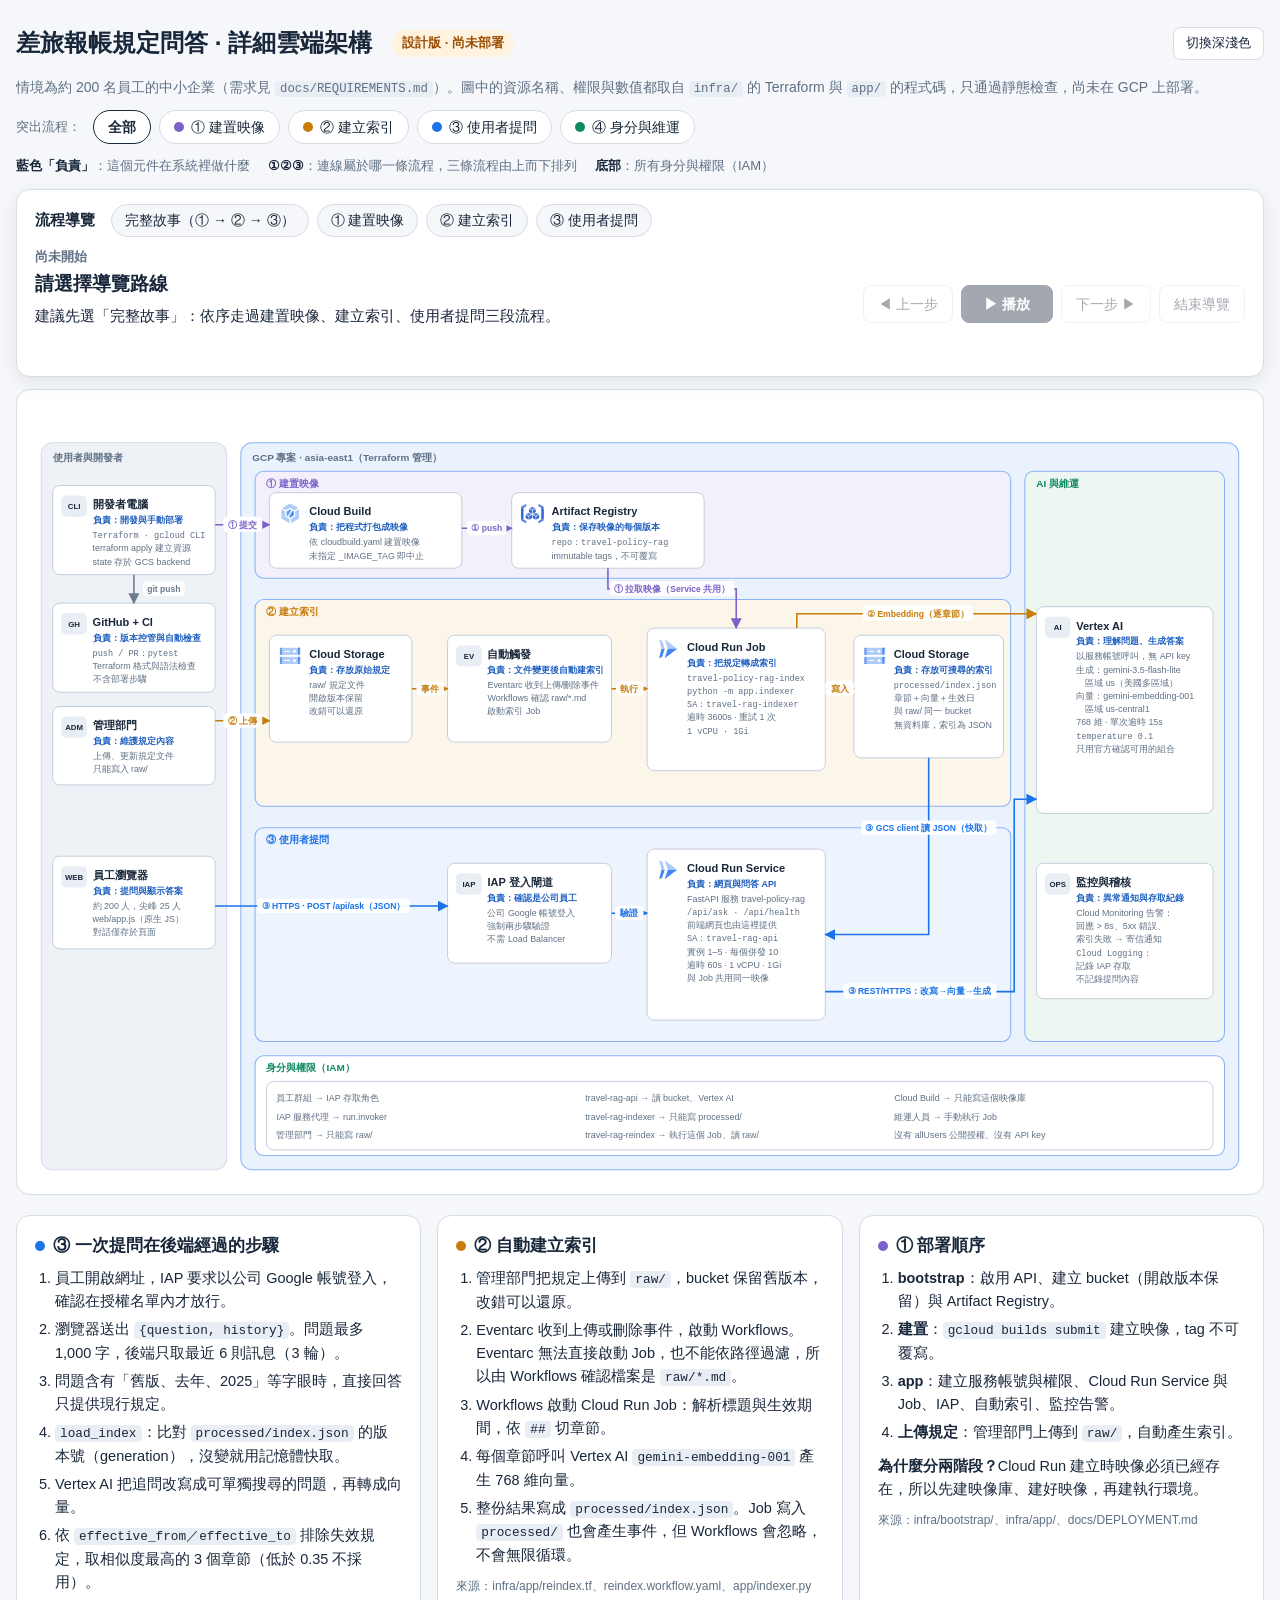
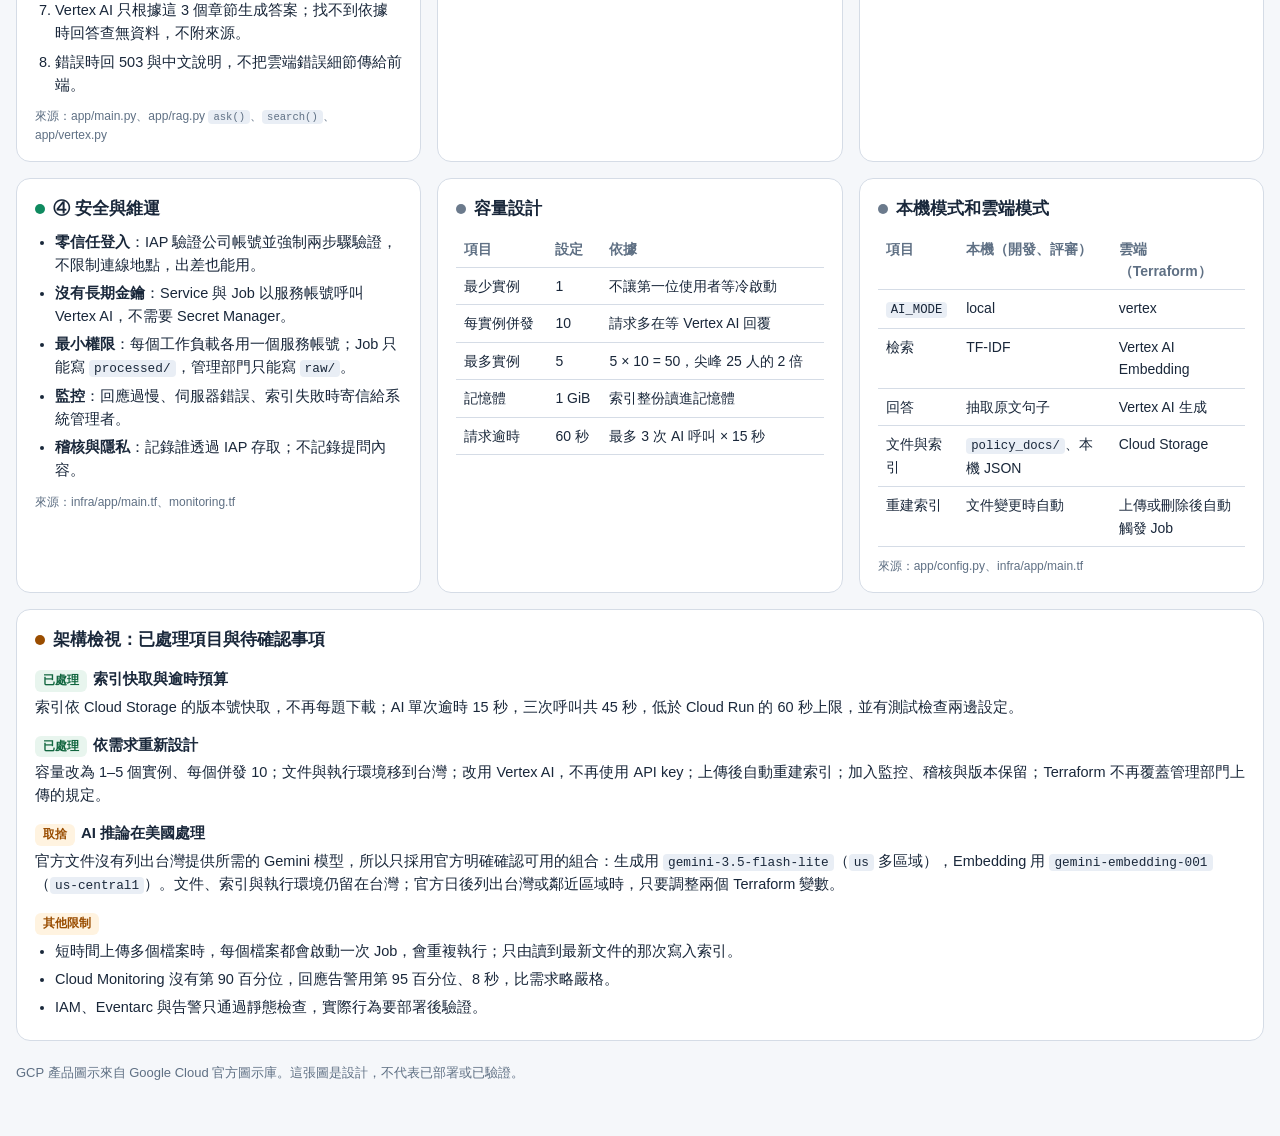
<file: docs/diagrams/cloud-architecture.html>
<!doctype html>
<html lang="zh-Hant">
<head>
<meta charset="utf-8">
<meta name="viewport" content="width=device-width, initial-scale=1">
<title>詳細雲端架構</title>
<style>
:root{
  --bg:#f5f7fa; --panel:#ffffff; --ink:#19273a; --muted:#5f7084; --line:#d5dce6;
  --zone:#eef2f7; --zone-gcp:#eaf2fe; --zone-gcp-line:#8ab4f8;
  --lane-build:#f3f0fb; --lane-index:#fbf5ea; --lane-ask:#eef4fd; --lane-ops:#eef6f2;
  --node:#ffffff; --node-line:#c4cedb;
  --build:#7b61c9; --index:#c77d0a; --ask:#1a73e8; --sec:#0f8a5f; --plain:#6b7a8c;
  --warn-bg:#fff3e0; --warn-ink:#9a4d00; --tip-bg:#e8f5ee; --tip-ink:#11663f;
  --badge:#e9eef5; --role:#1f5fbf;
}
@media (prefers-color-scheme: dark){
  :root:not([data-theme="light"]){
    --bg:#10151d; --panel:#171e29; --ink:#e3e9f1; --muted:#9aa8b9; --line:#2c3746;
    --zone:#151c26; --zone-gcp:#13223a; --zone-gcp-line:#3f6db3;
    --lane-build:#1d1a2e; --lane-index:#2a2216; --lane-ask:#14223a; --lane-ops:#142a22;
    --node:#1c2532; --node-line:#36445a;
    --build:#a593f0; --index:#f0a83a; --ask:#6aa6ff; --sec:#3fc28c; --plain:#8796a8;
    --warn-bg:#3a2a12; --warn-ink:#ffc27a; --tip-bg:#12301f; --tip-ink:#7fdcaa; --badge:#263142; --role:#8ab4ff;
  }
}
:root[data-theme="dark"]{
  --bg:#10151d; --panel:#171e29; --ink:#e3e9f1; --muted:#9aa8b9; --line:#2c3746;
  --zone:#151c26; --zone-gcp:#13223a; --zone-gcp-line:#3f6db3;
  --lane-build:#1d1a2e; --lane-index:#2a2216; --lane-ask:#14223a; --lane-ops:#142a22;
  --node:#1c2532; --node-line:#36445a;
  --build:#a593f0; --index:#f0a83a; --ask:#6aa6ff; --sec:#3fc28c; --plain:#8796a8;
  --warn-bg:#3a2a12; --warn-ink:#ffc27a; --tip-bg:#12301f; --tip-ink:#7fdcaa; --badge:#263142; --role:#8ab4ff;
}
*{box-sizing:border-box}
body{margin:0;background:var(--bg);color:var(--ink);
  font-family:-apple-system,BlinkMacSystemFont,"PingFang TC","Noto Sans TC","Microsoft JhengHei",sans-serif;line-height:1.6}
.wrap{max-width:1500px;margin:0 auto;padding:24px 16px 56px}
header{display:flex;flex-wrap:wrap;align-items:center;gap:12px 20px;margin-bottom:14px}
h1{font-size:24px;margin:0}
.pill{font-size:13px;padding:3px 10px;border-radius:999px;background:var(--warn-bg);color:var(--warn-ink);font-weight:600}
.spacer{flex:1}
button{font:inherit;cursor:pointer}
.theme{border:1px solid var(--line);background:var(--panel);color:var(--ink);border-radius:8px;padding:5px 12px;font-size:13px}
.controls{display:flex;flex-wrap:wrap;gap:8px;align-items:center;margin-bottom:12px}
.controls span{font-size:13px;color:var(--muted);margin-right:4px}
.flow-btn{border:1px solid var(--line);background:var(--panel);color:var(--ink);border-radius:999px;padding:5px 14px;font-size:14px;display:inline-flex;align-items:center;gap:7px}
.flow-btn i{width:10px;height:10px;border-radius:50%;display:inline-block}
.flow-btn[aria-pressed="true"]{border-color:var(--ink);font-weight:700}
.legend{display:flex;flex-wrap:wrap;gap:6px 18px;font-size:13px;color:var(--muted);margin:0 0 12px}
.legend b{color:var(--ink);font-weight:600}
.note{font-size:14px;color:var(--muted);margin:0 0 10px}
.panel{background:var(--panel);border:1px solid var(--line);border-radius:14px;padding:10px}
.scroll{overflow-x:auto}
svg{display:block;width:100%;min-width:1100px;height:auto}
.zone{stroke-width:1.5}
.zone-label{font-size:14px;font-weight:700;fill:var(--muted)}
.lane-label{font-size:14px;font-weight:800}
.node rect.box{fill:var(--node);stroke:var(--node-line);stroke-width:1.4}
.node .t{font-size:15.5px;font-weight:700;fill:var(--ink)}
.node .r{font-size:12.5px;font-weight:700;fill:var(--role)}
.node .l{font-size:12.5px;fill:var(--muted)}
.node .l.code{font-family:ui-monospace,SFMono-Regular,Menlo,monospace;font-size:12px}
.badge rect{fill:var(--badge)}
.badge text{font-size:11px;font-weight:800;fill:var(--ink)}
.edge path{fill:none;stroke-width:2.2}
.elabel rect{fill:var(--panel);opacity:.96}
.elabel text{font-size:12px;font-weight:600}
[data-flows]{transition:opacity .2s}
.dim{opacity:.13}
.tour{background:var(--panel);border:1px solid var(--line);border-radius:14px;padding:14px 18px;margin-bottom:12px;
  display:grid;grid-template-columns:1fr auto;gap:10px 20px;align-items:center}
.tour-top{grid-column:1/-1;display:flex;flex-wrap:wrap;align-items:center;gap:8px 12px}
.tour-top strong{font-size:15px;margin-right:4px}
.tour-pick{border:1px solid var(--line);background:var(--bg);color:var(--ink);border-radius:999px;padding:4px 13px;font-size:14px}
.tour-pick[aria-pressed="true"]{border-color:var(--ink);font-weight:700;background:var(--panel)}
.tour-meta{display:flex;gap:12px;font-size:13px;color:var(--muted);font-weight:600}
.tour-meta #tour-chapter{color:var(--tour,var(--muted))}
.tour h2{font-size:19px;margin:2px 0 4px}
.tour p{margin:0;font-size:15px;min-height:48px}
.tour-progress{display:flex;flex-wrap:wrap;gap:6px;margin-top:10px}
.tour-progress button{width:26px;height:8px;border-radius:4px;border:0;padding:0;background:var(--line)}
.tour-progress button.done{background:var(--tour,var(--ink));opacity:.45}
.tour-progress button.now{background:var(--tour,var(--ink))}
.tour-ctrl{display:flex;flex-wrap:wrap;gap:8px;justify-content:flex-end}
.tour-ctrl button{border:1px solid var(--line);background:var(--panel);color:var(--ink);border-radius:8px;padding:7px 14px;font-size:14px}
.tour-ctrl button:disabled{opacity:.4;cursor:default}
.tour-ctrl #tour-play{background:var(--ink);color:var(--panel);border-color:var(--ink);font-weight:700;min-width:92px}
.node.focus rect.box{stroke:var(--tour);stroke-width:3.2}
.node.focus.pulse rect.box{animation:pulse 1.2s ease-in-out infinite}
@keyframes pulse{50%{stroke-width:6}}
.edge.active path{stroke-width:3.6}
#tour-dot{pointer-events:none}
.grid{display:grid;grid-template-columns:repeat(auto-fit,minmax(330px,1fr));gap:16px;margin-top:20px}
.card{background:var(--panel);border:1px solid var(--line);border-radius:14px;padding:16px 18px}
.card h2{font-size:17px;margin:0 0 8px;display:flex;align-items:center;gap:8px}
.card h2 i{width:10px;height:10px;border-radius:50%;flex:none}
.card ol,.card ul{margin:0;padding-left:20px}
.card li{margin:5px 0;font-size:14.5px}
.card .src{font-size:12px;color:var(--muted);margin-top:10px}
code{font-family:ui-monospace,SFMono-Regular,Menlo,monospace;font-size:.88em;background:var(--badge);padding:1px 5px;border-radius:4px}
table{width:100%;border-collapse:collapse;font-size:14px}
th,td{text-align:left;padding:7px 8px;border-bottom:1px solid var(--line);vertical-align:top}
th{color:var(--muted);font-weight:600}
.wide{grid-column:1/-1}
.tag{display:inline-block;font-size:12px;font-weight:700;padding:1px 8px;border-radius:6px;margin-right:6px}
.tag.warn{background:var(--warn-bg);color:var(--warn-ink)}
.tag.tip{background:var(--tip-bg);color:var(--tip-ink)}
h3{font-size:15px;margin:14px 0 4px}
footer{margin-top:22px;font-size:13px;color:var(--muted)}
@media (min-width:900px){.tour{position:sticky;top:8px;z-index:5;box-shadow:0 6px 18px rgba(0,0,0,.08)}}
@media (max-width:720px){.tour{grid-template-columns:1fr}.tour-ctrl{justify-content:flex-start}}
@media (max-width:640px){h1{font-size:20px}.card li{font-size:14px}}
@media (prefers-reduced-motion:reduce){.node.focus.pulse rect.box{animation:none}}
</style>
</head>
<body>
<div class="wrap">
  <header>
    <h1>差旅報帳規定問答 · 詳細雲端架構</h1>
    <span class="pill">設計版 · 尚未部署</span>
    <span class="spacer"></span>
    <button class="theme" id="theme" type="button">切換深淺色</button>
  </header>
  <p class="note">情境為約 200 名員工的中小企業（需求見 <code>docs/REQUIREMENTS.md</code>）。圖中的資源名稱、權限與數值都取自 <code>infra/</code> 的 Terraform 與 <code>app/</code> 的程式碼，只通過靜態檢查，尚未在 GCP 上部署。</p>

  <div class="controls" role="group" aria-label="選擇要突出的流程">
    <span>突出流程：</span>
    <button class="flow-btn" data-flow="all" aria-pressed="true" type="button">全部</button>
    <button class="flow-btn" data-flow="build" aria-pressed="false" type="button"><i style="background:var(--build)"></i>① 建置映像</button>
    <button class="flow-btn" data-flow="index" aria-pressed="false" type="button"><i style="background:var(--index)"></i>② 建立索引</button>
    <button class="flow-btn" data-flow="ask" aria-pressed="false" type="button"><i style="background:var(--ask)"></i>③ 使用者提問</button>
    <button class="flow-btn" data-flow="sec" aria-pressed="false" type="button"><i style="background:var(--sec)"></i>④ 身分與維運</button>
  </div>
  <div class="legend">
    <span><b>藍色「負責」</b>：這個元件在系統裡做什麼</span>
    <span><b>①②③</b>：連線屬於哪一條流程，三條流程由上而下排列</span>
    <span><b>底部</b>：所有身分與權限（IAM）</span>
  </div>

  <section class="tour" id="tour" aria-label="流程導覽">
    <div class="tour-top">
      <strong>流程導覽</strong>
      <div role="group" aria-label="選擇導覽路線" style="display:flex;flex-wrap:wrap;gap:8px">
        <button class="tour-pick" type="button" data-tour="story" aria-pressed="false">完整故事（① → ② → ③）</button>
        <button class="tour-pick" type="button" data-tour="build" aria-pressed="false">① 建置映像</button>
        <button class="tour-pick" type="button" data-tour="index" aria-pressed="false">② 建立索引</button>
        <button class="tour-pick" type="button" data-tour="ask" aria-pressed="false">③ 使用者提問</button>
      </div>
    </div>
    <div>
      <div class="tour-meta"><span id="tour-chapter">尚未開始</span><span id="tour-count"></span></div>
      <h2 id="tour-title">請選擇導覽路線</h2>
      <p id="tour-desc" aria-live="polite">建議先選「完整故事」：依序走過建置映像、建立索引、使用者提問三段流程。</p>
      <div class="tour-progress" id="tour-progress"></div>
    </div>
    <div class="tour-ctrl">
      <button id="tour-prev" type="button" disabled>◀ 上一步</button>
      <button id="tour-play" type="button" disabled>▶ 播放</button>
      <button id="tour-next" type="button" disabled>下一步 ▶</button>
      <button id="tour-exit" type="button" disabled>結束導覽</button>
    </div>
  </section>

  <div class="panel scroll">
    <svg id="diagram" viewBox="0 0 1720 1100" role="img" aria-label="GCP 雲端架構圖：建置、索引、問答三條流程，以及 AI、維運與權限"></svg>
  </div>

  <div class="grid">
    <section class="card">
      <h2><i style="background:var(--ask)"></i>③ 一次提問在後端經過的步驟</h2>
      <ol>
        <li>員工開啟網址，IAP 要求以公司 Google 帳號登入，確認在授權名單內才放行。</li>
        <li>瀏覽器送出 <code>{question, history}</code>。問題最多 1,000 字，後端只取最近 6 則訊息（3 輪）。</li>
        <li>問題含有「舊版、去年、2025」等字眼時，直接回答只提供現行規定。</li>
        <li><code>load_index</code>：比對 <code>processed/index.json</code> 的版本號（generation），沒變就用記憶體快取。</li>
        <li>Vertex AI 把追問改寫成可單獨搜尋的問題，再轉成向量。</li>
        <li>依 <code>effective_from／effective_to</code> 排除失效規定，取相似度最高的 3 個章節（低於 0.35 不採用）。</li>
        <li>Vertex AI 只根據這 3 個章節生成答案；找不到依據時回答查無資料，不附來源。</li>
        <li>錯誤時回 503 與中文說明，不把雲端錯誤細節傳給前端。</li>
      </ol>
      <div class="src">來源：app/main.py、app/rag.py <code>ask()</code>、<code>search()</code>、app/vertex.py</div>
    </section>

    <section class="card">
      <h2><i style="background:var(--index)"></i>② 自動建立索引</h2>
      <ol>
        <li>管理部門把規定上傳到 <code>raw/</code>，bucket 保留舊版本，改錯可以還原。</li>
        <li>Eventarc 收到上傳或刪除事件，啟動 Workflows。Eventarc 無法直接啟動 Job，也不能依路徑過濾，所以由 Workflows 確認檔案是 <code>raw/*.md</code>。</li>
        <li>Workflows 啟動 Cloud Run Job：解析標題與生效期間，依 <code>##</code> 切章節。</li>
        <li>每個章節呼叫 Vertex AI <code>gemini-embedding-001</code> 產生 768 維向量。</li>
        <li>整份結果寫成 <code>processed/index.json</code>。Job 寫入 <code>processed/</code> 也會產生事件，但 Workflows 會忽略，不會無限循環。</li>
      </ol>
      <div class="src">來源：infra/app/reindex.tf、reindex.workflow.yaml、app/indexer.py</div>
    </section>

    <section class="card">
      <h2><i style="background:var(--build)"></i>① 部署順序</h2>
      <ol>
        <li><b>bootstrap</b>：啟用 API、建立 bucket（開啟版本保留）與 Artifact Registry。</li>
        <li><b>建置</b>：<code>gcloud builds submit</code> 建立映像，tag 不可覆寫。</li>
        <li><b>app</b>：建立服務帳號與權限、Cloud Run Service 與 Job、IAP、自動索引、監控告警。</li>
        <li><b>上傳規定</b>：管理部門上傳到 <code>raw/</code>，自動產生索引。</li>
      </ol>
      <p style="margin:10px 0 0;font-size:14.5px"><b>為什麼分兩階段？</b>Cloud Run 建立時映像必須已經存在，所以先建映像庫、建好映像，再建執行環境。</p>
      <div class="src">來源：infra/bootstrap/、infra/app/、docs/DEPLOYMENT.md</div>
    </section>

    <section class="card">
      <h2><i style="background:var(--sec)"></i>④ 安全與維運</h2>
      <ul>
        <li><b>零信任登入</b>：IAP 驗證公司帳號並強制兩步驟驗證，不限制連線地點，出差也能用。</li>
        <li><b>沒有長期金鑰</b>：Service 與 Job 以服務帳號呼叫 Vertex AI，不需要 Secret Manager。</li>
        <li><b>最小權限</b>：每個工作負載各用一個服務帳號；Job 只能寫 <code>processed/</code>，管理部門只能寫 <code>raw/</code>。</li>
        <li><b>監控</b>：回應過慢、伺服器錯誤、索引失敗時寄信給系統管理者。</li>
        <li><b>稽核與隱私</b>：記錄誰透過 IAP 存取；不記錄提問內容。</li>
      </ul>
      <div class="src">來源：infra/app/main.tf、monitoring.tf</div>
    </section>

    <section class="card">
      <h2><i style="background:var(--plain)"></i>容量設計</h2>
      <table>
        <tr><th>項目</th><th>設定</th><th>依據</th></tr>
        <tr><td>最少實例</td><td>1</td><td>不讓第一位使用者等冷啟動</td></tr>
        <tr><td>每實例併發</td><td>10</td><td>請求多在等 Vertex AI 回覆</td></tr>
        <tr><td>最多實例</td><td>5</td><td>5 × 10 = 50，尖峰 25 人的 2 倍</td></tr>
        <tr><td>記憶體</td><td>1 GiB</td><td>索引整份讀進記憶體</td></tr>
        <tr><td>請求逾時</td><td>60 秒</td><td>最多 3 次 AI 呼叫 × 15 秒</td></tr>
      </table>
    </section>

    <section class="card">
      <h2><i style="background:var(--plain)"></i>本機模式和雲端模式</h2>
      <table>
        <tr><th>項目</th><th>本機（開發、評審）</th><th>雲端（Terraform）</th></tr>
        <tr><td><code>AI_MODE</code></td><td>local</td><td>vertex</td></tr>
        <tr><td>檢索</td><td>TF-IDF</td><td>Vertex AI Embedding</td></tr>
        <tr><td>回答</td><td>抽取原文句子</td><td>Vertex AI 生成</td></tr>
        <tr><td>文件與索引</td><td><code>policy_docs/</code>、本機 JSON</td><td>Cloud Storage</td></tr>
        <tr><td>重建索引</td><td>文件變更時自動</td><td>上傳或刪除後自動觸發 Job</td></tr>
      </table>
      <div class="src">來源：app/config.py、infra/app/main.tf</div>
    </section>

    <section class="card wide">
      <h2><i style="background:var(--warn-ink)"></i>架構檢視：已處理項目與待確認事項</h2>
      <h3><span class="tag tip">已處理</span>索引快取與逾時預算</h3>
      <p style="margin:0;font-size:14.5px">索引依 Cloud Storage 的版本號快取，不再每題下載；AI 單次逾時 15 秒，三次呼叫共 45 秒，低於 Cloud Run 的 60 秒上限，並有測試檢查兩邊設定。</p>
      <h3><span class="tag tip">已處理</span>依需求重新設計</h3>
      <p style="margin:0;font-size:14.5px">容量改為 1–5 個實例、每個併發 10；文件與執行環境移到台灣；改用 Vertex AI，不再使用 API key；上傳後自動重建索引；加入監控、稽核與版本保留；Terraform 不再覆蓋管理部門上傳的規定。</p>
      <h3><span class="tag warn">取捨</span>AI 推論在美國處理</h3>
      <p style="margin:0;font-size:14.5px">官方文件沒有列出台灣提供所需的 Gemini 模型，所以只採用官方明確確認可用的組合：生成用 <code>gemini-3.5-flash-lite</code>（<code>us</code> 多區域），Embedding 用 <code>gemini-embedding-001</code>（<code>us-central1</code>）。文件、索引與執行環境仍留在台灣；官方日後列出台灣或鄰近區域時，只要調整兩個 Terraform 變數。</p>
      <h3><span class="tag warn">其他限制</span></h3>
      <ul>
        <li>短時間上傳多個檔案時，每個檔案都會啟動一次 Job，會重複執行；只由讀到最新文件的那次寫入索引。</li>
        <li>Cloud Monitoring 沒有第 90 百分位，回應告警用第 95 百分位、8 秒，比需求略嚴格。</li>
        <li>IAM、Eventarc 與告警只通過靜態檢查，實際行為要部署後驗證。</li>
      </ul>
    </section>
  </div>
  <footer>GCP 產品圖示來自 Google Cloud 官方圖示庫。這張圖是設計，不代表已部署或已驗證。</footer>
</div>

<script>
(() => {
  "use strict";
  const NS = "http://www.w3.org/2000/svg";
  const svg = document.getElementById("diagram");
  const ICONS = {"artifact_registry": "[data-uri]", "cloud_build": "[data-uri]", "cloud_run": "[data-uri]", "cloud_storage": "[data-uri]"};
  const C = { build: "var(--build)", index: "var(--index)", ask: "var(--ask)", sec: "var(--sec)", plain: "var(--plain)" };

  // Layout: left = people; GCP = three flow lanes (top to bottom) + AI and operations column + IAM strip.
  const zones = [
    { x: 20, y: 60, w: 260, h: 1020, label: "使用者與開發者", fill: "var(--zone)", stroke: "var(--line)" },
    { x: 300, y: 60, w: 1400, h: 1020, label: "GCP 專案 · asia-east1（Terraform 管理）", fill: "var(--zone-gcp)", stroke: "var(--zone-gcp-line)" },
    { x: 320, y: 100, w: 1060, h: 150, label: "① 建置映像", fill: "var(--lane-build)", stroke: "var(--zone-gcp-line)", sub: true, color: C.build },
    { x: 320, y: 280, w: 1060, h: 290, label: "② 建立索引", fill: "var(--lane-index)", stroke: "var(--zone-gcp-line)", sub: true, color: C.index },
    { x: 320, y: 600, w: 1060, h: 300, label: "③ 使用者提問", fill: "var(--lane-ask)", stroke: "var(--zone-gcp-line)", sub: true, color: C.ask },
    { x: 1400, y: 100, w: 280, h: 800, label: "AI 與維運", fill: "var(--lane-ops)", stroke: "var(--zone-gcp-line)", sub: true, color: C.sec },
    { x: 320, y: 920, w: 1360, h: 140, label: "身分與權限（IAM）", fill: "var(--panel)", stroke: "var(--zone-gcp-line)", sub: true, color: C.sec }
  ];

  const nodes = [
    { id: "dev", x: 36, y: 120, w: 228, h: 125, badge: "CLI", title: "開發者電腦", role: "負責：開發與手動部署", flows: "build",
      lines: ["Terraform · gcloud CLI", "terraform apply 建立資源", "state 存於 GCS backend"] },
    { id: "gh", x: 36, y: 285, w: 228, h: 125, badge: "GH", title: "GitHub + CI", role: "負責：版本控管與自動檢查", flows: "build",
      lines: ["push / PR：pytest", "Terraform 格式與語法檢查", "不含部署步驟"] },
    { id: "admin", x: 36, y: 430, w: 228, h: 110, badge: "ADM", title: "管理部門", role: "負責：維護規定內容", flows: "index sec",
      lines: ["上傳、更新規定文件", "只能寫入 raw/"] },
    { id: "browser", x: 36, y: 640, w: 228, h: 130, badge: "WEB", title: "員工瀏覽器", role: "負責：提問與顯示答案", flows: "ask",
      lines: ["約 200 人，尖峰 25 人", "web/app.js（原生 JS）", "對話僅存於頁面"] },
    { id: "cb", x: 340, y: 130, w: 270, h: 106, icon: "cloud_build", title: "Cloud Build", role: "負責：把程式打包成映像", flows: "build",
      lines: ["依 cloudbuild.yaml 建置映像", "未指定 _IMAGE_TAG 即中止"] },
    { id: "ar", x: 680, y: 130, w: 270, h: 106, icon: "artifact_registry", title: "Artifact Registry", role: "負責：保存映像的每個版本", flows: "build",
      lines: ["repo：travel-policy-rag", "immutable tags，不可覆寫"] },
    { id: "raw", x: 340, y: 330, w: 200, h: 150, icon: "cloud_storage", title: "Cloud Storage", role: "負責：存放原始規定", flows: "index sec",
      lines: ["raw/ 規定文件", "開啟版本保留", "改錯可以還原"] },
    { id: "evwf", x: 590, y: 330, w: 230, h: 150, badge: "EV", title: "自動觸發", role: "負責：文件變更後自動建索引", flows: "index",
      lines: ["Eventarc 收到上傳/刪除事件", "Workflows 確認 raw/*.md", "啟動索引 Job"] },
    { id: "job", x: 870, y: 320, w: 250, h: 200, icon: "cloud_run", title: "Cloud Run Job", role: "負責：把規定轉成索引", flows: "build index sec",
      lines: ["travel-policy-rag-index", "python -m app.indexer", "SA：travel-rag-indexer", "逾時 3600s · 重試 1 次", "1 vCPU · 1Gi"] },
    { id: "proc", x: 1160, y: 330, w: 210, h: 172, icon: "cloud_storage", title: "Cloud Storage", role: "負責：存放可搜尋的索引", flows: "index ask",
      lines: ["processed/index.json", "章節＋向量＋生效日", "與 raw/ 同一 bucket", "無資料庫，索引為 JSON"] },
    { id: "iap", x: 590, y: 650, w: 230, h: 140, badge: "IAP", title: "IAP 登入閘道", role: "負責：確認是公司員工", flows: "ask sec",
      lines: ["公司 Google 帳號登入", "強制兩步驟驗證", "不需 Load Balancer"] },
    { id: "svc", x: 870, y: 630, w: 250, h: 240, icon: "cloud_run", title: "Cloud Run Service", role: "負責：網頁與問答 API", flows: "build ask sec",
      lines: ["FastAPI 服務 travel-policy-rag", "/api/ask · /api/health", "前端網頁也由這裡提供", "SA：travel-rag-api", "實例 1–5 · 每個併發 10", "逾時 60s · 1 vCPU · 1Gi", "與 Job 共用同一映像"] },
    { id: "vertex", x: 1416, y: 290, w: 248, h: 290, badge: "AI", title: "Vertex AI", role: "負責：理解問題、生成答案", flows: "index ask sec",
      lines: ["以服務帳號呼叫，無 API key", "生成：gemini-3.5-flash-lite", "　區域 us（美國多區域）", "向量：gemini-embedding-001", "　區域 us-central1", "768 維 · 單次逾時 15s", "temperature 0.1", "只用官方確認可用的組合"] },
    { id: "ops", x: 1416, y: 650, w: 248, h: 190, badge: "OPS", title: "監控與稽核", role: "負責：異常通知與存取紀錄", flows: "sec",
      lines: ["Cloud Monitoring 告警：", "回應 > 8s、5xx 錯誤、", "索引失敗 → 寄信通知", "Cloud Logging：", "記錄 IAP 存取", "不記錄提問內容"] },
    { id: "iam", x: 336, y: 956, w: 1328, h: 96, flows: "sec", columns: [
      ["員工群組 → IAP 存取角色", "IAP 服務代理 → run.invoker", "管理部門 → 只能寫 raw/"],
      ["travel-rag-api → 讀 bucket、Vertex AI", "travel-rag-indexer → 只能寫 processed/", "travel-rag-reindex → 執行這個 Job、讀 raw/"],
      ["Cloud Build → 只能寫這個映像庫", "維運人員 → 手動執行 Job", "沒有 allUsers 公開授權、沒有 API key"]
    ] }
  ];

  // Edge index is used by the tour: 0 git push, 1 dev→cb, 2 cb→ar, 3 ar→job, 4 admin→raw,
  // 5 raw→evwf, 6 evwf→job, 7 job→proc, 8 job→vertex, 9 proc→svc, 10 browser→iap, 11 iap→svc, 12 svc→vertex.
  const edges = [
    { d: "M150,245 V285", label: "git push", lx: 192, ly: 265, flow: "build", color: C.plain },
    { d: "M264,175 H340", label: "① 提交", lx: 302, ly: 175, flow: "build", color: C.build },
    { d: "M610,180 H680", label: "① push", lx: 645, ly: 180, flow: "build", color: C.build },
    { d: "M815,236 V265 H995 V320", label: "① 拉取映像（Service 共用）", lx: 905, ly: 265, flow: "build", color: C.build },
    { d: "M264,450 H340", label: "② 上傳", lx: 302, ly: 450, flow: "index", color: C.index },
    { d: "M540,405 H590", label: "事件", lx: 565, ly: 405, flow: "index", color: C.index },
    { d: "M820,405 H870", label: "執行", lx: 845, ly: 405, flow: "index", color: C.index },
    { d: "M1120,405 H1160", label: "寫入", lx: 1140, ly: 405, flow: "index", color: C.index },
    { d: "M1080,320 V300 H1416", label: "② Embedding（逐章節）", lx: 1250, ly: 300, flow: "index", color: C.index },
    { d: "M1265,502 V750 H1120", label: "③ GCS client 讀 JSON（快取）", lx: 1265, ly: 600, flow: "ask", color: C.ask },
    { d: "M264,710 H590", label: "③ HTTPS · POST /api/ask（JSON）", lx: 430, ly: 710, flow: "ask", color: C.ask },
    { d: "M820,720 H870", label: "驗證", lx: 845, ly: 720, flow: "ask", color: C.ask },
    { d: "M1120,830 H1385 V560 H1416", label: "③ REST/HTTPS：改寫→向量→生成", lx: 1252, ly: 830, flow: "ask", color: C.ask }
  ];

  function el(tag, attrs, parent) {
    const node = document.createElementNS(NS, tag);
    for (const [k, v] of Object.entries(attrs || {})) node.setAttribute(k, v);
    if (parent) parent.appendChild(node);
    return node;
  }
  function text(parent, x, y, value, cls, extra) {
    const t = el("text", Object.assign({ x, y, class: cls }, extra || {}), parent);
    t.textContent = value;
    return t;
  }
  const isCode = line => /^[\x20-\x7e]+$/.test(line.replace(/[·→：（）]/g, ""));

  const defs = el("defs", {}, svg);
  const markerIds = {};
  Object.entries(C).forEach(([key, color]) => {
    const m = el("marker", { id: "arrow-" + key, viewBox: "0 0 10 10", refX: "9", refY: "5", markerWidth: "7", markerHeight: "7", orient: "auto-start-reverse" }, defs);
    el("path", { d: "M0,0 L10,5 L0,10 z", style: "fill:" + color }, m);
    markerIds[color] = "arrow-" + key;
  });

  const zoneLayer = el("g", {}, svg);
  zones.forEach(z => {
    el("rect", { x: z.x, y: z.y, width: z.w, height: z.h, rx: z.sub ? 12 : 16, class: "zone",
      style: `fill:${z.fill};stroke:${z.stroke};${z.sub ? "" : ""}` }, zoneLayer);
    text(zoneLayer, z.x + 16, z.y + (z.sub ? 22 : 26), z.label, z.sub ? "lane-label" : "zone-label", z.color ? { style: "fill:" + z.color } : {});
  });

  const nodeLayer = el("g", {}, svg);
  nodes.forEach(n => {
    const g = el("g", { class: "node", "data-flows": n.flows, id: "node-" + n.id }, nodeLayer);
    el("rect", { class: "box", x: n.x, y: n.y, width: n.w, height: n.h, rx: 10 }, g);
    if (n.columns) {
      const colW = (n.w - 28) / n.columns.length;
      n.columns.forEach((col, ci) => col.forEach((line, li) => {
        text(g, n.x + 14 + ci * colW, n.y + 28 + li * 26, line, isCode(line) ? "l code" : "l");
      }));
      return;
    }
    let tx = n.x + 14;
    if (n.icon) {
      el("image", { href: ICONS[n.icon], x: n.x + 12, y: n.y + 12, width: 34, height: 34 }, g);
      tx = n.x + 56;
    } else if (n.badge) {
      const b = el("g", { class: "badge" }, g);
      el("rect", { x: n.x + 12, y: n.y + 14, width: 36, height: 30, rx: 7 }, b);
      text(b, n.x + 30, n.y + 33, n.badge, "", { "text-anchor": "middle" });
      tx = n.x + 56;
    }
    text(g, tx, n.y + 32, n.title, "t");
    if (n.role) text(g, tx, n.y + 53, n.role, "r");
    const first = n.role ? 74 : 56;
    n.lines.forEach((line, i) => text(g, tx, n.y + first + i * 18.5, line, isCode(line) ? "l code" : "l"));
  });

  const edgeLayer = el("g", {}, svg);
  const labels = [];
  const edgeEls = [];
  const pathEls = [];
  edges.forEach(e => {
    const g = el("g", { class: "edge", "data-flows": e.flow }, edgeLayer);
    pathEls.push(el("path", { d: e.d, style: "stroke:" + e.color, "marker-end": "url(#" + markerIds[e.color] + ")" }, g));
    edgeEls.push(g);
    const lg = el("g", { class: "elabel" }, g);
    const r = el("rect", { rx: 5 }, lg);
    const t = text(lg, e.lx, e.ly + 4, e.label, "", { "text-anchor": "middle", style: "fill:" + e.color });
    labels.push([r, t]);
  });
  // Size each label background to its measured text so it masks the line beneath.
  requestAnimationFrame(() => labels.forEach(([r, t]) => {
    const b = t.getBBox();
    r.setAttribute("x", b.x - 6); r.setAttribute("y", b.y - 3);
    r.setAttribute("width", b.width + 12); r.setAttribute("height", b.height + 6);
  }));

  // ---------- Guided tour ----------
  const TOURS = {
    build: { name: "① 建置映像", color: C.build, steps: [
      { t: "提交程式碼至版本控制", e: [[0]], n: ["dev", "gh"],
        d: "開發者將程式碼 push 至 GitHub，由 GitHub Actions 執行 pytest 與 terraform validate。CI 僅負責檢查，不包含部署步驟。" },
      { t: "提交原始碼至 Cloud Build", e: [[1]], n: ["dev", "cb"],
        d: "部署時由開發者執行 gcloud builds submit，將原始碼上傳至 Cloud Build。" },
      { t: "建置容器映像", e: [[2]], n: ["cb", "ar"],
        d: "Cloud Build 依 Dockerfile 建置容器映像並推送至 Artifact Registry。映像 tag 設為不可覆寫，確保每個版本皆可追溯。" },
      { t: "Job 與 Service 部署同一映像", e: [[3]], n: ["ar", "job", "svc"],
        d: "Cloud Run Job 與 Service 使用同一映像，僅啟動指令不同：Job 執行 python -m app.indexer 建立索引，Service 執行 FastAPI 提供問答服務。" }
    ] },
    index: { name: "② 建立索引", color: C.index, steps: [
      { t: "管理部門上傳規定", e: [[4]], n: ["admin", "raw"],
        d: "管理部門將規定文件上傳至 Cloud Storage 的 raw/。權限只允許寫入 raw/；bucket 保留舊版本，規定改錯可以還原。" },
      { t: "上傳事件觸發自動化", e: [[5]], n: ["raw", "evwf"],
        d: "Eventarc 收到上傳或刪除事件後啟動 Workflows。Eventarc 無法直接啟動 Cloud Run Job，也不能依路徑過濾，所以由 Workflows 確認檔案位於 raw/ 且為 .md。" },
      { t: "啟動索引 Job", e: [[6]], n: ["evwf", "job"],
        d: "Workflows 以專用服務帳號啟動 Cloud Run Job，這個帳號只能執行這一個 Job。Job 讀取所有規定，依 ## 標題切分章節並記錄生效期間。" },
      { t: "產生章節向量", e: [[8], [8, true]], n: ["job", "vertex"],
        d: "Job 逐章節呼叫 Vertex AI 的 gemini-embedding-001（us-central1），取得 768 維向量，作為語意相似度比對的依據。驗證使用服務帳號，不需要 API key。" },
      { t: "寫入索引檔", e: [[7]], n: ["job", "proc"],
        d: "章節、向量與生效期間寫入 processed/index.json。這次寫入也會產生事件，但 Workflows 只處理 raw/ 的檔案，因此不會無限循環。" }
    ] },
    ask: { name: "③ 使用者提問", color: C.ask, steps: [
      { t: "員工開啟網頁", e: [[10]], n: ["browser", "iap"],
        d: "員工以瀏覽器開啟 Cloud Run 網址，請求先抵達 IAP，不會直接進入應用程式。" },
      { t: "公司帳號登入", e: [[11]], n: ["iap", "svc", "iam"],
        d: "IAP 要求以公司 Google 帳號登入並通過兩步驟驗證，確認帳號在授權名單內才放行。驗證通過後，IAP 以自身的服務代理轉送請求至 Cloud Run。" },
      { t: "載入索引", e: [[9]], n: ["proc", "svc"],
        d: "FastAPI 讀取 processed/index.json 的版本號（generation），沒有變更時直接使用記憶體快取，避免每次請求重新下載。" },
      { t: "改寫問題並檢索", e: [[12], [12, true]], n: ["svc", "vertex"],
        d: "Vertex AI 先把追問改寫成可單獨搜尋的問題並轉成向量。FastAPI 排除已失效的規定，再選出相似度最高的 3 個章節。" },
      { t: "依章節生成回答", e: [[12], [12, true]], n: ["svc", "vertex"],
        d: "Vertex AI 的 gemini-3.5-flash-lite 只根據這 3 個章節生成回答，temperature 設為 0.1 以維持穩定；找不到依據時回答查無資料。" },
      { t: "回傳答案與來源", e: [[11, true], [10, true]], n: ["svc", "iap", "browser"],
        d: "回答連同文件名稱與章節一併回傳，供員工查核依據。對話只保存在瀏覽器，伺服器不記錄提問內容。" }
    ] }
  };
  TOURS.story = { name: "完整故事", steps: ["build", "index", "ask"].flatMap(key =>
    TOURS[key].steps.map(s => Object.assign({ chapter: TOURS[key].name, color: TOURS[key].color }, s))) };
  ["build", "index", "ask"].forEach(key => TOURS[key].steps.forEach(s => {
    s.chapter = TOURS[key].name; s.color = TOURS[key].color;
  }));

  const reduceMotion = matchMedia("(prefers-reduced-motion: reduce)").matches;
  const DWELL_MS = 5200;
  const MOVE_MS = 1100;
  const dot = el("g", { id: "tour-dot", style: "display:none" }, svg);
  const halo = el("circle", { r: 15, "fill-opacity": 0.22 }, dot);
  const core = el("circle", { r: 7.5, stroke: "#fff", "stroke-width": 2 }, dot);
  const nodeEls = [...svg.querySelectorAll(".node")];
  const ui = {
    picks: document.querySelectorAll(".tour-pick"),
    chapter: document.getElementById("tour-chapter"),
    count: document.getElementById("tour-count"),
    title: document.getElementById("tour-title"),
    desc: document.getElementById("tour-desc"),
    progress: document.getElementById("tour-progress"),
    prev: document.getElementById("tour-prev"),
    play: document.getElementById("tour-play"),
    next: document.getElementById("tour-next"),
    exit: document.getElementById("tour-exit"),
    panel: document.getElementById("tour")
  };
  const IDLE_DESC = "建議先選「完整故事」：依序走過建置映像、建立索引、使用者提問三段流程。";
  const tour = { key: null, idx: 0, playing: false, token: 0, timer: null };

  function setDot(point, color) {
    dot.style.display = "";
    halo.style.fill = color; core.style.fill = color;
    dot.setAttribute("transform", `translate(${point.x},${point.y})`);
  }

  function travel(path, reverse, color, token) {
    const length = path.getTotalLength();
    return new Promise(resolve => {
      if (reduceMotion) { setDot(path.getPointAtLength(reverse ? 0 : length), color); resolve(); return; }
      const start = performance.now();
      function frame(now) {
        if (token !== tour.token) return resolve();
        const p = Math.min(1, (now - start) / MOVE_MS);
        const eased = p < 0.5 ? 2 * p * p : 1 - Math.pow(-2 * p + 2, 2) / 2;
        setDot(path.getPointAtLength(length * (reverse ? 1 - eased : eased)), color);
        if (p < 1) requestAnimationFrame(frame); else resolve();
      }
      requestAnimationFrame(frame);
    });
  }

  function highlight(step) {
    const focus = new Set(step.n);
    const active = new Set(step.e.map(([i]) => i));
    nodeEls.forEach(g => {
      const hit = focus.has(g.id.replace("node-", ""));
      g.classList.toggle("dim", !hit);
      g.classList.toggle("focus", hit);
      g.classList.toggle("pulse", hit && step.e.length === 0);
    });
    edgeEls.forEach((g, i) => { g.classList.toggle("dim", !active.has(i)); g.classList.toggle("active", active.has(i)); });
  }

  function clearHighlight() {
    svg.querySelectorAll("[data-flows]").forEach(item => item.classList.remove("dim", "focus", "pulse", "active"));
    dot.style.display = "none";
  }

  function renderPanel() {
    const steps = TOURS[tour.key].steps;
    const step = steps[tour.idx];
    ui.panel.style.setProperty("--tour", step.color);
    svg.style.setProperty("--tour", step.color);
    ui.chapter.textContent = step.chapter;
    ui.count.textContent = `第 ${tour.idx + 1} / ${steps.length} 步`;
    ui.title.textContent = step.t;
    ui.desc.textContent = step.d;
    [...ui.progress.children].forEach((b, i) => {
      b.className = i < tour.idx ? "done" : i === tour.idx ? "now" : "";
    });
    ui.prev.disabled = tour.idx === 0;
    ui.next.disabled = tour.idx === steps.length - 1;
    ui.play.textContent = tour.playing ? "❚❚ 暫停" : (tour.idx === steps.length - 1 ? "↻ 重播" : "▶ 播放");
  }

  async function showStep(i) {
    clearTimeout(tour.timer);
    const token = ++tour.token;
    const steps = TOURS[tour.key].steps;
    tour.idx = i;
    const step = steps[i];
    highlight(step);
    renderPanel();
    dot.style.display = "none";
    for (const [edgeIndex, reverse] of step.e) {
      await travel(pathEls[edgeIndex], !!reverse, step.color, token);
      if (token !== tour.token) return;
    }
    if (!tour.playing) return;
    tour.timer = setTimeout(() => {
      if (token !== tour.token) return;
      if (tour.idx < steps.length - 1) showStep(tour.idx + 1);
      else { tour.playing = false; renderPanel(); }
    }, DWELL_MS);
  }

  function startTour(key) {
    resetFlowButtons();
    tour.key = key; tour.playing = true;
    ui.picks.forEach(b => b.setAttribute("aria-pressed", String(b.dataset.tour === key)));
    ui.progress.replaceChildren(...TOURS[key].steps.map((s, i) => {
      const b = document.createElement("button");
      b.type = "button"; b.title = s.t; b.setAttribute("aria-label", `跳到第 ${i + 1} 步：${s.t}`);
      b.addEventListener("click", () => { tour.playing = false; showStep(i); });
      return b;
    }));
    [ui.prev, ui.play, ui.next, ui.exit].forEach(b => { b.disabled = false; });
    showStep(0);
  }

  function stopTour() {
    clearTimeout(tour.timer);
    tour.token++; tour.key = null; tour.playing = false;
    clearHighlight();
    ui.picks.forEach(b => b.setAttribute("aria-pressed", "false"));
    ui.progress.replaceChildren();
    ui.panel.style.removeProperty("--tour");
    ui.chapter.textContent = "尚未開始"; ui.count.textContent = "";
    ui.title.textContent = "請選擇導覽路線";
    ui.desc.textContent = IDLE_DESC;
    [ui.prev, ui.play, ui.next, ui.exit].forEach(b => { b.disabled = true; });
    ui.play.textContent = "▶ 播放";
  }

  ui.picks.forEach(b => b.addEventListener("click", () => startTour(b.dataset.tour)));
  ui.prev.addEventListener("click", () => { tour.playing = false; showStep(tour.idx - 1); });
  ui.next.addEventListener("click", () => { tour.playing = false; showStep(tour.idx + 1); });
  ui.exit.addEventListener("click", stopTour);
  ui.play.addEventListener("click", () => {
    const last = TOURS[tour.key].steps.length - 1;
    if (tour.playing) { tour.playing = false; clearTimeout(tour.timer); renderPanel(); return; }
    tour.playing = true;
    showStep(tour.idx === last ? 0 : tour.idx);
  });
  document.addEventListener("keydown", event => {
    if (!tour.key || event.target.closest("input, textarea")) return;
    const last = TOURS[tour.key].steps.length - 1;
    if (event.key === "ArrowRight" && tour.idx < last) { tour.playing = false; showStep(tour.idx + 1); }
    if (event.key === "ArrowLeft" && tour.idx > 0) { tour.playing = false; showStep(tour.idx - 1); }
    if (event.key === "Escape") stopTour();
  });

  const buttons = document.querySelectorAll(".flow-btn");
  function resetFlowButtons() {
    buttons.forEach(b => b.setAttribute("aria-pressed", String(b.dataset.flow === "all")));
  }
  buttons.forEach(btn => btn.addEventListener("click", () => {
    if (tour.key) stopTour();
    const flow = btn.dataset.flow;
    buttons.forEach(b => b.setAttribute("aria-pressed", String(b === btn)));
    svg.querySelectorAll("[data-flows]").forEach(item => {
      const hit = flow === "all" || item.dataset.flows.split(" ").includes(flow);
      item.classList.toggle("dim", !hit);
    });
  }));

  const root = document.documentElement;
  document.getElementById("theme").addEventListener("click", () => {
    const dark = root.dataset.theme ? root.dataset.theme === "dark" : matchMedia("(prefers-color-scheme: dark)").matches;
    root.dataset.theme = dark ? "light" : "dark";
  });
})();
</script>
</body>
</html>
</file>
